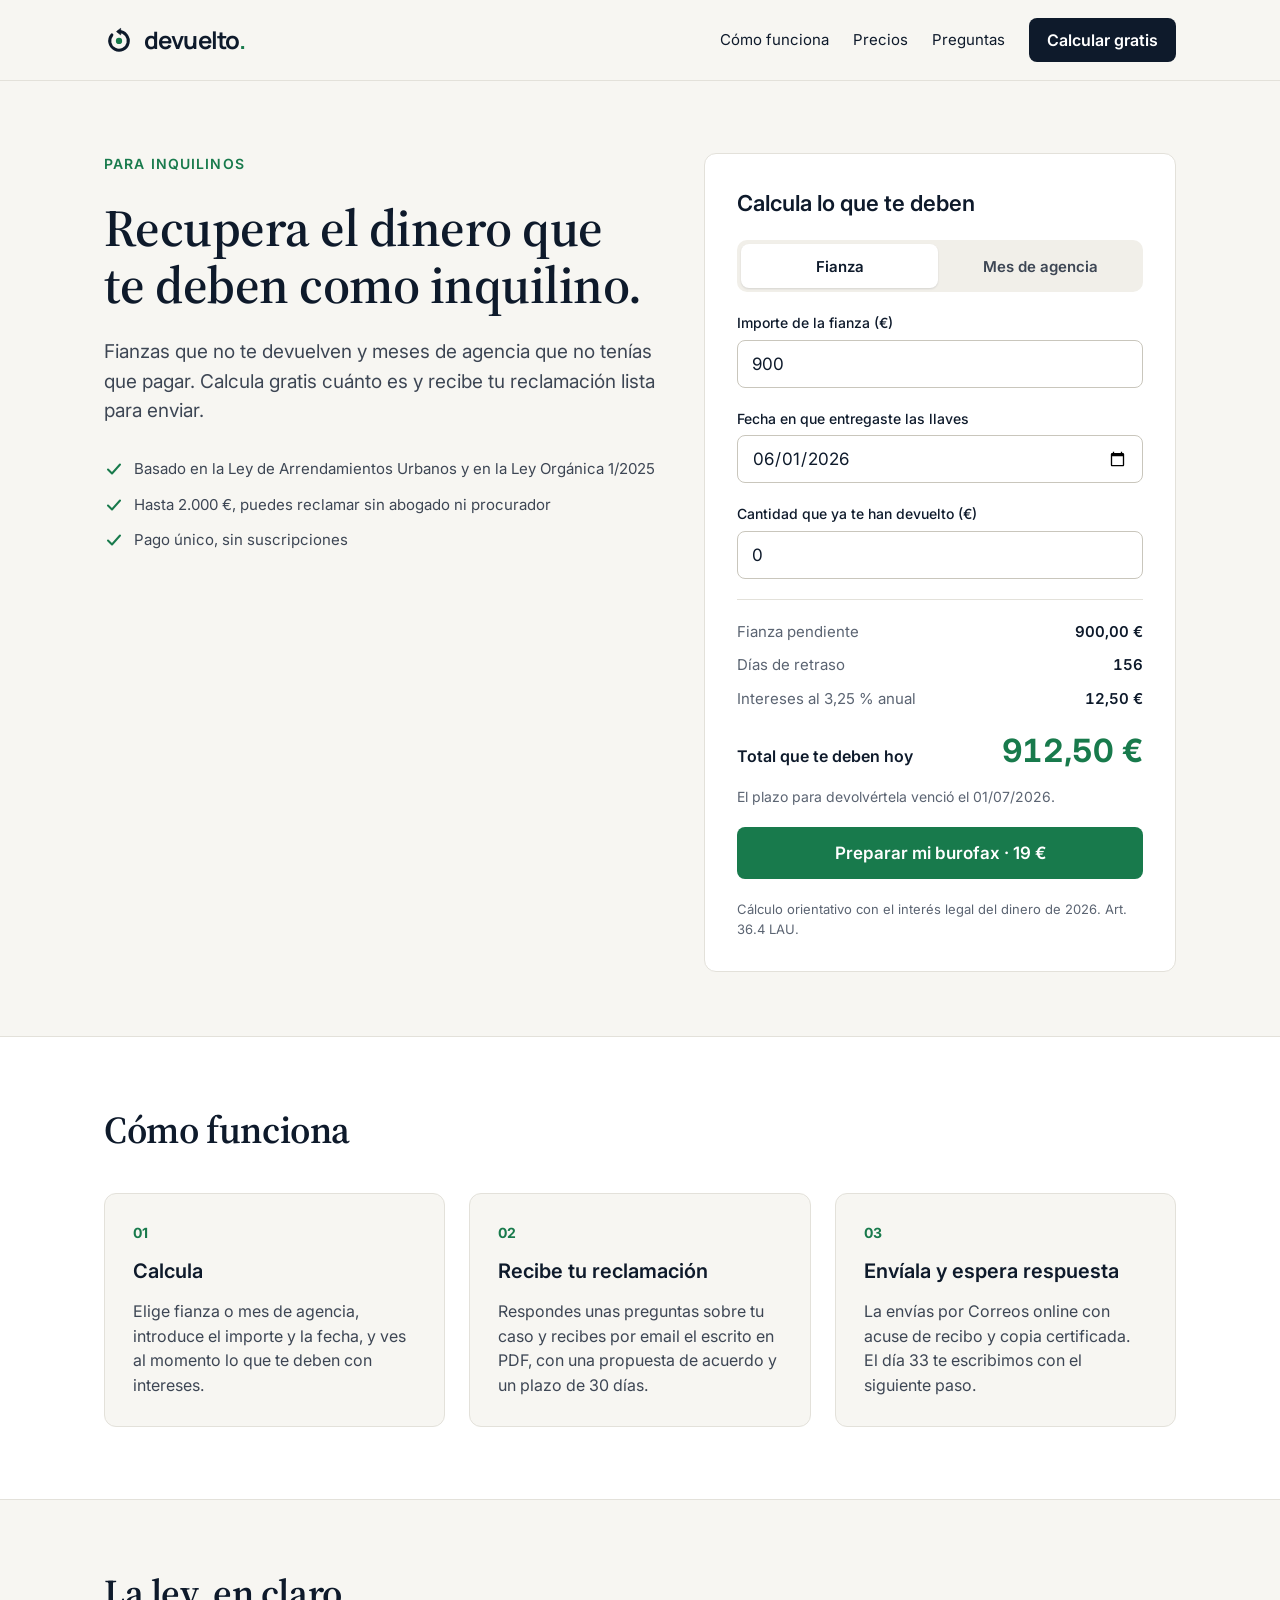
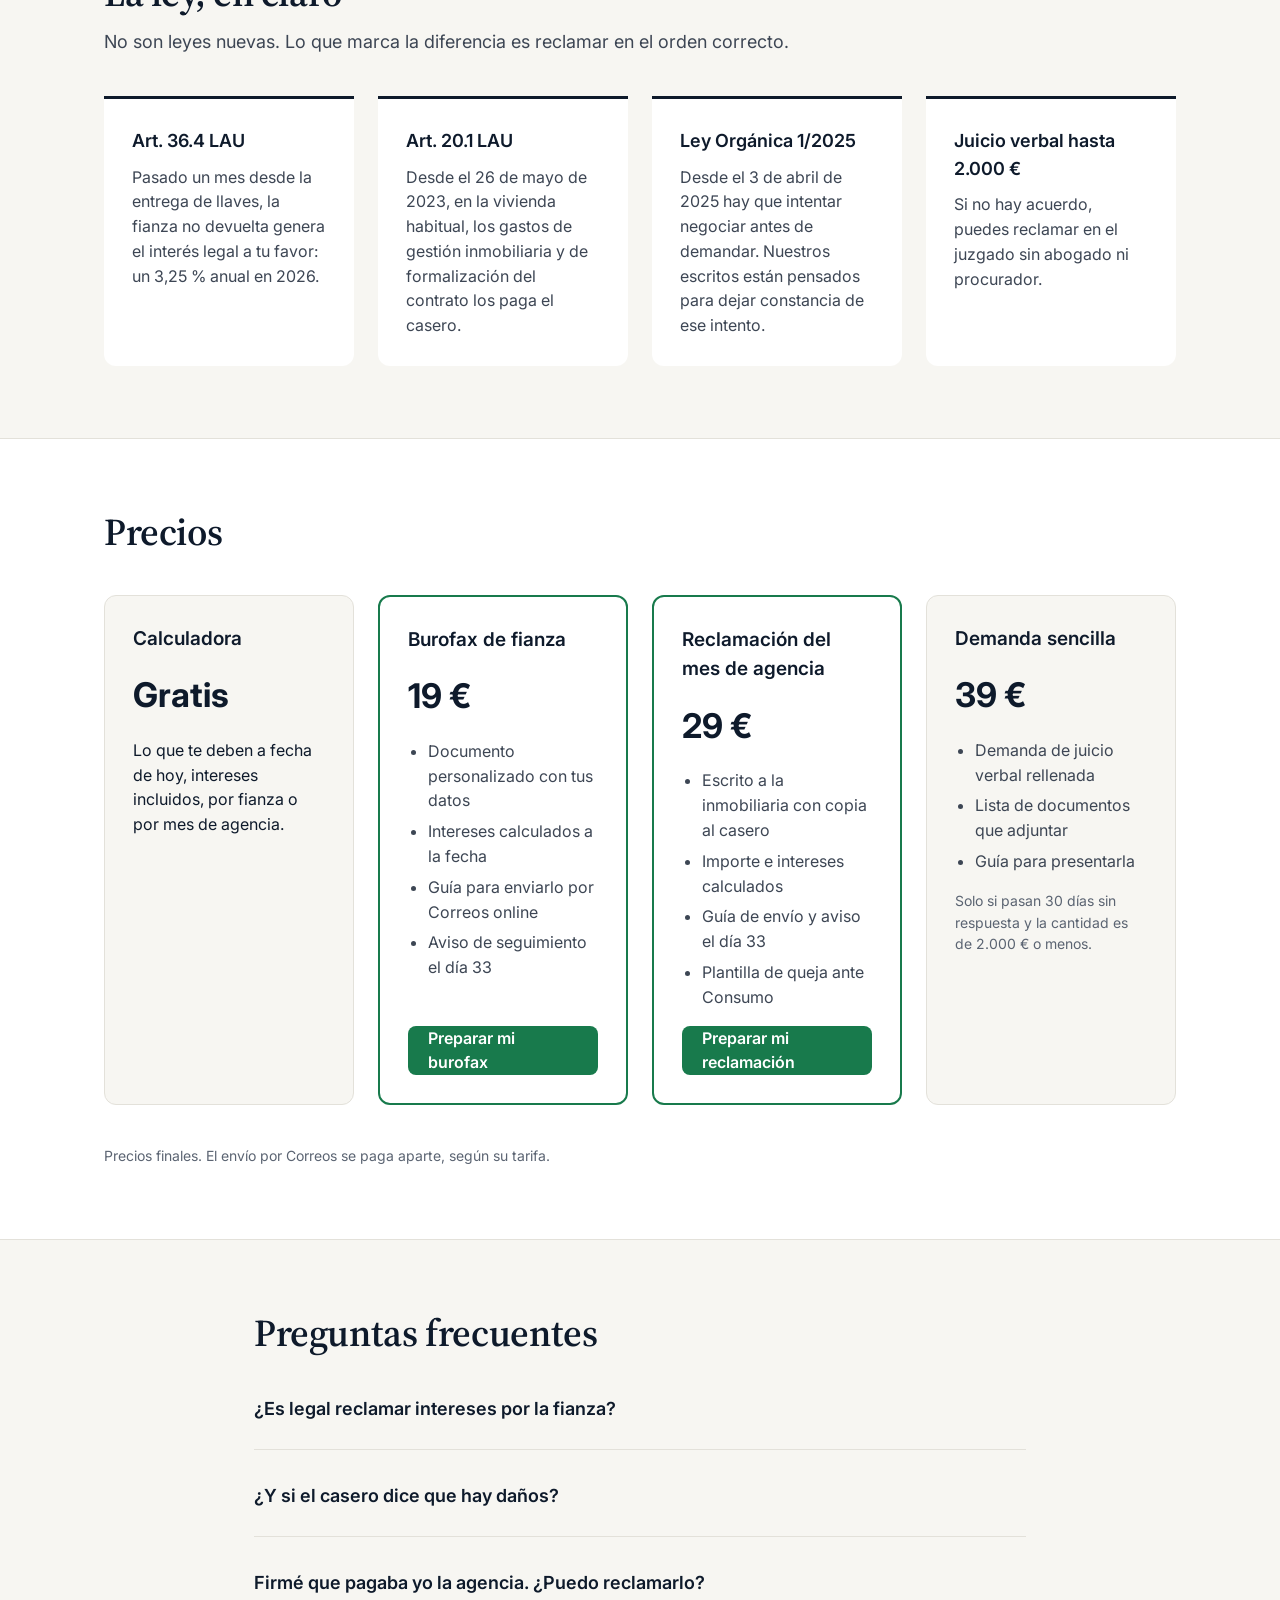
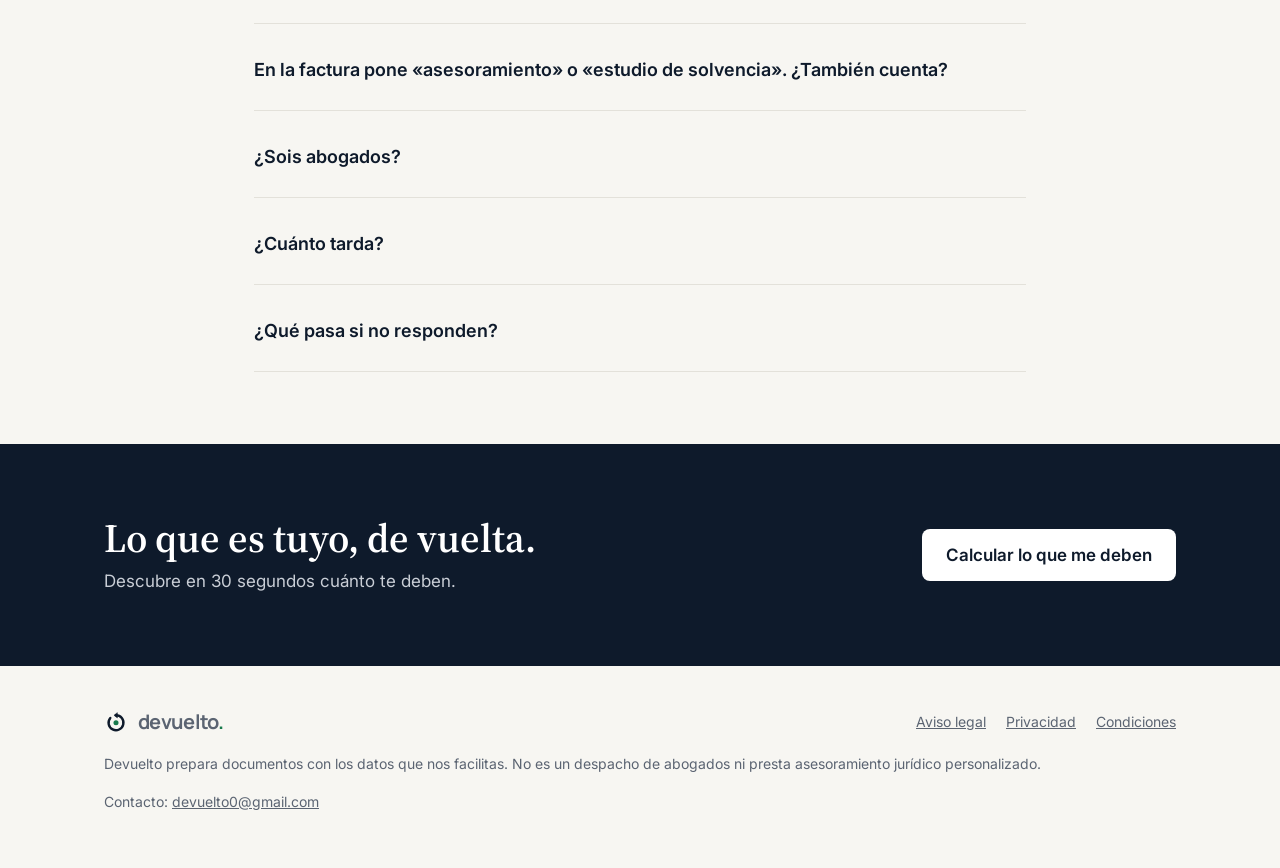
<file: index.html>
<!DOCTYPE html>
<html lang="es">
<head>
<meta charset="utf-8">
<meta name="viewport" content="width=device-width, initial-scale=1">
<title>Devuelto · Recupera lo que te deben como inquilino</title>
<meta name="description" content="Fianzas que no te devuelven y meses de agencia que no tenías que pagar. Calcula gratis cuánto te deben y recibe tu reclamación lista para enviar.">
<meta property="og:title" content="Devuelto · Recupera lo que te deben como inquilino">
<meta property="og:description" content="Fianzas que no te devuelven y meses de agencia que no tenías que pagar. Calcula gratis cuánto te deben y recibe tu reclamación lista para enviar.">
<meta property="og:type" content="website">
<meta name="theme-color" content="#0E1A2B">
<link rel="icon" href="favicon.svg" type="image/svg+xml">
<link rel="preconnect" href="https://fonts.googleapis.com">
<link rel="preconnect" href="https://fonts.gstatic.com" crossorigin>
<link href="https://fonts.googleapis.com/css2?family=Inter:wght@400;500;600;700&family=Manrope:wght@700&family=Source+Serif+4:opsz,wght@8..60,600&display=swap" rel="stylesheet">
<link rel="stylesheet" href="style.css">
</head>
<body>
<header class="site-header">
<nav class="wrap" aria-label="Principal">
<a class="brand" href="#inicio" aria-label="Devuelto, inicio"><svg width="30" height="30" viewBox="0 0 100 100" aria-hidden="true"><g transform="translate(0 3)"><path d="M26.25 30.07 A31 31 0 1 0 50.00 19.00" fill="none" stroke="#0E1A2B" stroke-width="10" stroke-linecap="round"/><path d="M41.60 19.00 L55.60 8.00 L55.60 30.00 Z" fill="#0E1A2B" stroke="#0E1A2B" stroke-width="2" stroke-linejoin="round"/><circle cx="50" cy="50" r="10.5" fill="#187A4C"/></g></svg><span>devuelto<span class="dot">.</span></span></a>
<div class="nav-links">
<a href="#como-funciona">Cómo funciona</a>
<a href="#precios">Precios</a>
<a href="#preguntas">Preguntas</a>
<a class="btn btn-dark" href="#calculadora">Calcular gratis</a>
</div>
</nav>
</header>
<main>
<section id="inicio" class="wrap hero">
<div class="hero-copy">
<p class="eyebrow">Para inquilinos</p>
<h1>Recupera el dinero que te deben como inquilino.</h1>
<p class="lead">Fianzas que no te devuelven y meses de agencia que no tenías que pagar. Calcula gratis cuánto es y recibe tu reclamación lista para enviar.</p>
<ul class="ticks">
<li><svg width="20" height="20" viewBox="0 0 20 20" fill="none" aria-hidden="true"><path d="M4 10.5l4 4 8-9" stroke="#187A4C" stroke-width="2" stroke-linecap="round" stroke-linejoin="round"/></svg><span>Basado en la Ley de Arrendamientos Urbanos y en la Ley Orgánica 1/2025</span></li>
<li><svg width="20" height="20" viewBox="0 0 20 20" fill="none" aria-hidden="true"><path d="M4 10.5l4 4 8-9" stroke="#187A4C" stroke-width="2" stroke-linecap="round" stroke-linejoin="round"/></svg><span>Hasta 2.000 €, puedes reclamar sin abogado ni procurador</span></li>
<li><svg width="20" height="20" viewBox="0 0 20 20" fill="none" aria-hidden="true"><path d="M4 10.5l4 4 8-9" stroke="#187A4C" stroke-width="2" stroke-linecap="round" stroke-linejoin="round"/></svg><span>Pago único, sin suscripciones</span></li>
</ul>
</div>

<div id="calculadora" class="calc">
<h2>Calcula lo que te deben</h2>
<div class="tabs" role="tablist" aria-label="Qué quieres reclamar">
<button class="tab" role="tab" id="tab-fianza" aria-controls="panel-fianza" aria-selected="true" type="button">Fianza</button>
<button class="tab" role="tab" id="tab-agencia" aria-controls="panel-agencia" aria-selected="false" type="button" tabindex="-1">Mes de agencia</button>
</div>

<div class="panel" id="panel-fianza" role="tabpanel" aria-labelledby="tab-fianza">
<div class="field"><label for="fianza">Importe de la fianza (€)</label><input id="fianza" type="number" inputmode="decimal" min="0" step="0.01" value="900"></div>
<div class="field"><label for="llaves">Fecha en que entregaste las llaves</label><input id="llaves" type="date" value="2026-06-01"></div>
<div class="field"><label for="devuelto">Cantidad que ya te han devuelto (€)</label><input id="devuelto" type="number" inputmode="decimal" min="0" step="0.01" value="0"></div>
<div class="results" aria-live="polite">
<div class="row"><span>Fianza pendiente</span><span id="f-pend">900,00 €</span></div>
<div class="row"><span>Días de retraso</span><span id="f-dias">0</span></div>
<div class="row"><span>Intereses al 3,25 % anual</span><span id="f-int">0,00 €</span></div>
<div class="total"><span>Total que te deben hoy</span><output id="f-total">900,00 €</output></div>
<p class="note" id="f-nota"></p>
</div>
<a class="btn btn-green" id="cta-fianza" href="https://tally.so/r/pey1NB">Preparar mi burofax · 19 €</a>
<p class="small">Cálculo orientativo con el interés legal del dinero de 2026. Art. 36.4 LAU.</p>
</div>

<div class="panel" id="panel-agencia" role="tabpanel" aria-labelledby="tab-agencia" hidden>
<div class="field"><label for="importe">Lo que pagaste a la inmobiliaria, IVA incluido (€)</label><input id="importe" type="number" inputmode="decimal" min="0" step="0.01" value="1210"></div>
<div class="field"><label for="fechaPago">Fecha en que lo pagaste</label><input id="fechaPago" type="date" value="2025-09-01"></div>
<div class="results" aria-live="polite">
<div class="row"><span>Importe pagado</span><span id="h-imp">1210,00 €</span></div>
<div class="row"><span>Días desde el pago</span><span id="h-dias">0</span></div>
<div class="row"><span>Intereses al 3,25 % anual</span><span id="h-int">0,00 €</span></div>
<div class="total"><span>Total a reclamar</span><output id="h-total">1210,00 €</output></div>
<p class="note" id="h-nota"></p>
</div>
<a class="btn btn-green" id="cta-agencia" href="https://tally.so/r/J1pxjo">Preparar mi reclamación · 29 €</a>
<p class="small">Solo vivienda habitual. Cálculo orientativo con el interés legal del dinero (3,25 % desde 2023). Art. 20.1 LAU.</p>
</div>
</div>
</section>

<div class="band" id="como-funciona">
<section class="wrap section">
<h2>Cómo funciona</h2>
<div class="grid">
<div class="step"><span class="num">01</span><h3>Calcula</h3><p>Elige fianza o mes de agencia, introduce el importe y la fecha, y ves al momento lo que te deben con intereses.</p></div>
<div class="step"><span class="num">02</span><h3>Recibe tu reclamación</h3><p>Respondes unas preguntas sobre tu caso y recibes por email el escrito en PDF, con una propuesta de acuerdo y un plazo de 30 días.</p></div>
<div class="step"><span class="num">03</span><h3>Envíala y espera respuesta</h3><p>La envías por Correos online con acuse de recibo y copia certificada. El día 33 te escribimos con el siguiente paso.</p></div>
</div>
</section>
</div>

<section class="wrap section">
<div class="section-intro"><h2>La ley, en claro</h2><p>No son leyes nuevas. Lo que marca la diferencia es reclamar en el orden correcto.</p></div>
<div class="grid">
<div class="law"><h3>Art. 36.4 LAU</h3><p>Pasado un mes desde la entrega de llaves, la fianza no devuelta genera el interés legal a tu favor: un 3,25 % anual en 2026.</p></div>
<div class="law"><h3>Art. 20.1 LAU</h3><p>Desde el 26 de mayo de 2023, en la vivienda habitual, los gastos de gestión inmobiliaria y de formalización del contrato los paga el casero.</p></div>
<div class="law"><h3>Ley Orgánica 1/2025</h3><p>Desde el 3 de abril de 2025 hay que intentar negociar antes de demandar. Nuestros escritos están pensados para dejar constancia de ese intento.</p></div>
<div class="law"><h3>Juicio verbal hasta 2.000 €</h3><p>Si no hay acuerdo, puedes reclamar en el juzgado sin abogado ni procurador.</p></div>
</div>
</section>

<div class="band" id="precios">
<section class="wrap section">
<h2>Precios</h2>
<div class="grid">
<div class="price"><h3>Calculadora</h3><p class="amount">Gratis</p><p>Lo que te deben a fecha de hoy, intereses incluidos, por fianza o por mes de agencia.</p></div>
<div class="price featured"><h3>Burofax de fianza</h3><p class="amount">19 €</p><ul><li>Documento personalizado con tus datos</li><li>Intereses calculados a la fecha</li><li>Guía para enviarlo por Correos online</li><li>Aviso de seguimiento el día 33</li></ul><a class="btn btn-green" id="cta-fianza-2" href="https://tally.so/r/pey1NB">Preparar mi burofax</a></div>
<div class="price featured"><h3>Reclamación del mes de agencia</h3><p class="amount">29 €</p><ul><li>Escrito a la inmobiliaria con copia al casero</li><li>Importe e intereses calculados</li><li>Guía de envío y aviso el día 33</li><li>Plantilla de queja ante Consumo</li></ul><a class="btn btn-green" id="cta-agencia-2" href="https://tally.so/r/J1pxjo">Preparar mi reclamación</a></div>
<div class="price"><h3>Demanda sencilla</h3><p class="amount">39 €</p><ul><li>Demanda de juicio verbal rellenada</li><li>Lista de documentos que adjuntar</li><li>Guía para presentarla</li></ul><p class="note">Solo si pasan 30 días sin respuesta y la cantidad es de 2.000 € o menos.</p></div>
</div>
<p class="note">Precios finales. El envío por Correos se paga aparte, según su tarifa.</p>
</section>
</div>

<section class="wrap faq" id="preguntas">
<h2>Preguntas frecuentes</h2>
<details><summary>¿Es legal reclamar intereses por la fianza?</summary><p>Sí. Lo establece el artículo 36.4 de la Ley de Arrendamientos Urbanos, en vigor desde 1994. El interés legal del dinero en 2026 es del 3,25 % anual.</p></details>
<details><summary>¿Y si el casero dice que hay daños?</summary><p>Puede descontar daños reales, pero no el desgaste normal por el uso (art. 1561 del Código Civil). El burofax le pide que lo justifique con facturas o presupuestos. Si tienes fotos de la entrada y la salida, mucho mejor.</p></details>
<details><summary>Firmé que pagaba yo la agencia. ¿Puedo reclamarlo?</summary><p>En la vivienda habitual, sí. Desde el 26 de mayo de 2023 esos gastos los paga el casero, y una cláusula que empeora tus derechos como inquilino es nula aunque esté firmada (art. 6 LAU).</p></details>
<details><summary>En la factura pone «asesoramiento» o «estudio de solvencia». ¿También cuenta?</summary><p>Lo que importa es para quién era el servicio, no su nombre. Si lo contrató el casero, o tú no lo pediste con un contrato aparte, se puede reclamar.</p></details>
<details><summary>¿Sois abogados?</summary><p>No. Devuelto prepara documentos a partir de los datos que nos das. Si tu caso supera los 2.000 € o se complica, te ponemos en contacto con un abogado colaborador.</p></details>
<details><summary>¿Cuánto tarda?</summary><p>El escrito te llega por email unos minutos después del pago. La otra parte tiene 30 días naturales desde que lo recibe para responder.</p></details>
<details><summary>¿Qué pasa si no responden?</summary><p>Pasados los 30 días queda constancia del intento de negociación y puedes reclamar en el juzgado. Si son 2.000 € o menos, no necesitas abogado ni procurador.</p></details>
</section>

<section class="cta">
<div class="wrap">
<div><p class="big">Lo que es tuyo, de vuelta.</p><p class="sub">Descubre en 30 segundos cuánto te deben.</p></div>
<a class="btn btn-light" href="#calculadora">Calcular lo que me deben</a>
</div>
</section>
</main>
<footer class="wrap site-footer">
<div class="top">
<a class="brand" href="index.html" aria-label="Devuelto, inicio"><svg width="24" height="24" viewBox="0 0 100 100" aria-hidden="true"><g transform="translate(0 3)"><path d="M26.25 30.07 A31 31 0 1 0 50.00 19.00" fill="none" stroke="#0E1A2B" stroke-width="10" stroke-linecap="round"/><path d="M41.60 19.00 L55.60 8.00 L55.60 30.00 Z" fill="#0E1A2B" stroke="#0E1A2B" stroke-width="2" stroke-linejoin="round"/><circle cx="50" cy="50" r="10.5" fill="#187A4C"/></g></svg><span>devuelto<span class="dot">.</span></span></a>
<div class="links"><a href="aviso-legal.html">Aviso legal</a><a href="privacidad.html">Privacidad</a><a href="condiciones.html">Condiciones</a></div>
</div>
<p>Devuelto prepara documentos con los datos que nos facilitas. No es un despacho de abogados ni presta asesoramiento jurídico personalizado.</p>
<p>Contacto: <a href="mailto:devuelto0@gmail.com">devuelto0@gmail.com</a></p>
</footer>
<script>
(function () {
  var FORM_F = "https://tally.so/r/pey1NB";
  var FORM_H = "https://tally.so/r/J1pxjo";
  function $(id) { return document.getElementById(id); }
  function num(v) { var n = parseFloat(String(v || '').replace(',', '.')); return isFinite(n) ? n : 0; }
  function eur(n) { return n.toLocaleString('es-ES', { minimumFractionDigits: 2, maximumFractionDigits: 2 }) + ' €'; }
  function parse(t) { var m = /^(\d{4})-(\d{2})-(\d{2})$/.exec(t || ''); return m ? { y: +m[1], mo: +m[2] - 1, d: +m[3] } : null; }
  function today() { var n = new Date(); return Date.UTC(n.getFullYear(), n.getMonth(), n.getDate()); }
  function fmt(ms) { var d = new Date(ms); return String(d.getUTCDate()).padStart(2, '0') + '/' + String(d.getUTCMonth() + 1).padStart(2, '0') + '/' + d.getUTCFullYear(); }
  function withParams(base, q) { if (base.indexOf('mailto:') === 0) return base; return base + (base.indexOf('?') === -1 ? '?' : '&') + q; }

  function calcFianza() {
    var pend = Math.max(0, num($('fianza').value) - num($('devuelto').value));
    var k = parse($('llaves').value), dias = 0, nota = '';
    if (k) {
      var last = new Date(Date.UTC(k.y, k.mo + 2, 0)).getUTCDate();
      var lim = Date.UTC(k.y, k.mo + 1, Math.min(k.d, last));
      dias = Math.round((today() - lim) / 86400000);
      nota = dias > 0 ? 'El plazo para devolvértela venció el ' + fmt(lim) + '.' : 'Todavía está en plazo: el casero tiene hasta el ' + fmt(lim) + '.';
    }
    var late = !!k && dias > 0;
    var inte = late ? Math.round(pend * 0.0325 * dias / 365 * 100) / 100 : 0;
    $('f-pend').textContent = eur(pend);
    $('f-dias').textContent = late ? String(dias) : '0';
    $('f-int').textContent = eur(inte);
    $('f-total').textContent = eur(pend + inte);
    $('f-nota').textContent = nota;
    var href = withParams(FORM_F, 'fianza=' + encodeURIComponent(num($('fianza').value)) + '&llaves=' + encodeURIComponent($('llaves').value || ''));
    $('cta-fianza').href = href; $('cta-fianza-2').href = href;
  }

  function calcAgencia() {
    var imp = Math.max(0, num($('importe').value));
    var p = parse($('fechaPago').value), dias = 0, antes = false;
    if (p) {
      var pago = Date.UTC(p.y, p.mo, p.d);
      dias = Math.max(0, Math.round((today() - pago) / 86400000));
      antes = pago < Date.UTC(2023, 4, 26);
    }
    var inte = Math.round(imp * 0.0325 * dias / 365 * 100) / 100;
    $('h-imp').textContent = eur(imp);
    $('h-dias').textContent = String(dias);
    $('h-int').textContent = eur(inte);
    $('h-total').textContent = eur(imp + inte);
    $('h-nota').textContent = antes ? 'Si tu contrato es anterior al 26/05/2023, solo puedes reclamarlo si el casero era una empresa.' : '';
    var href = withParams(FORM_H, 'importe=' + encodeURIComponent(imp) + '&fecha_pago=' + encodeURIComponent($('fechaPago').value || ''));
    $('cta-agencia').href = href; $('cta-agencia-2').href = href;
  }

  ['fianza', 'llaves', 'devuelto'].forEach(function (id) { $(id).addEventListener('input', calcFianza); });
  ['importe', 'fechaPago'].forEach(function (id) { $(id).addEventListener('input', calcAgencia); });

  var tabs = [$('tab-fianza'), $('tab-agencia')];
  function select(i) {
    tabs.forEach(function (t, j) {
      var on = i === j;
      t.setAttribute('aria-selected', on ? 'true' : 'false');
      t.tabIndex = on ? 0 : -1;
      $(t.getAttribute('aria-controls')).hidden = !on;
    });
  }
  tabs.forEach(function (t, i) {
    t.addEventListener('click', function () { select(i); });
    t.addEventListener('keydown', function (e) {
      if (e.key === 'ArrowRight' || e.key === 'ArrowLeft') { var n = (i + 1) % 2; select(n); tabs[n].focus(); e.preventDefault(); }
    });
  });

  calcFianza(); calcAgencia();
})();
</script>
</body>
</html>
</file>
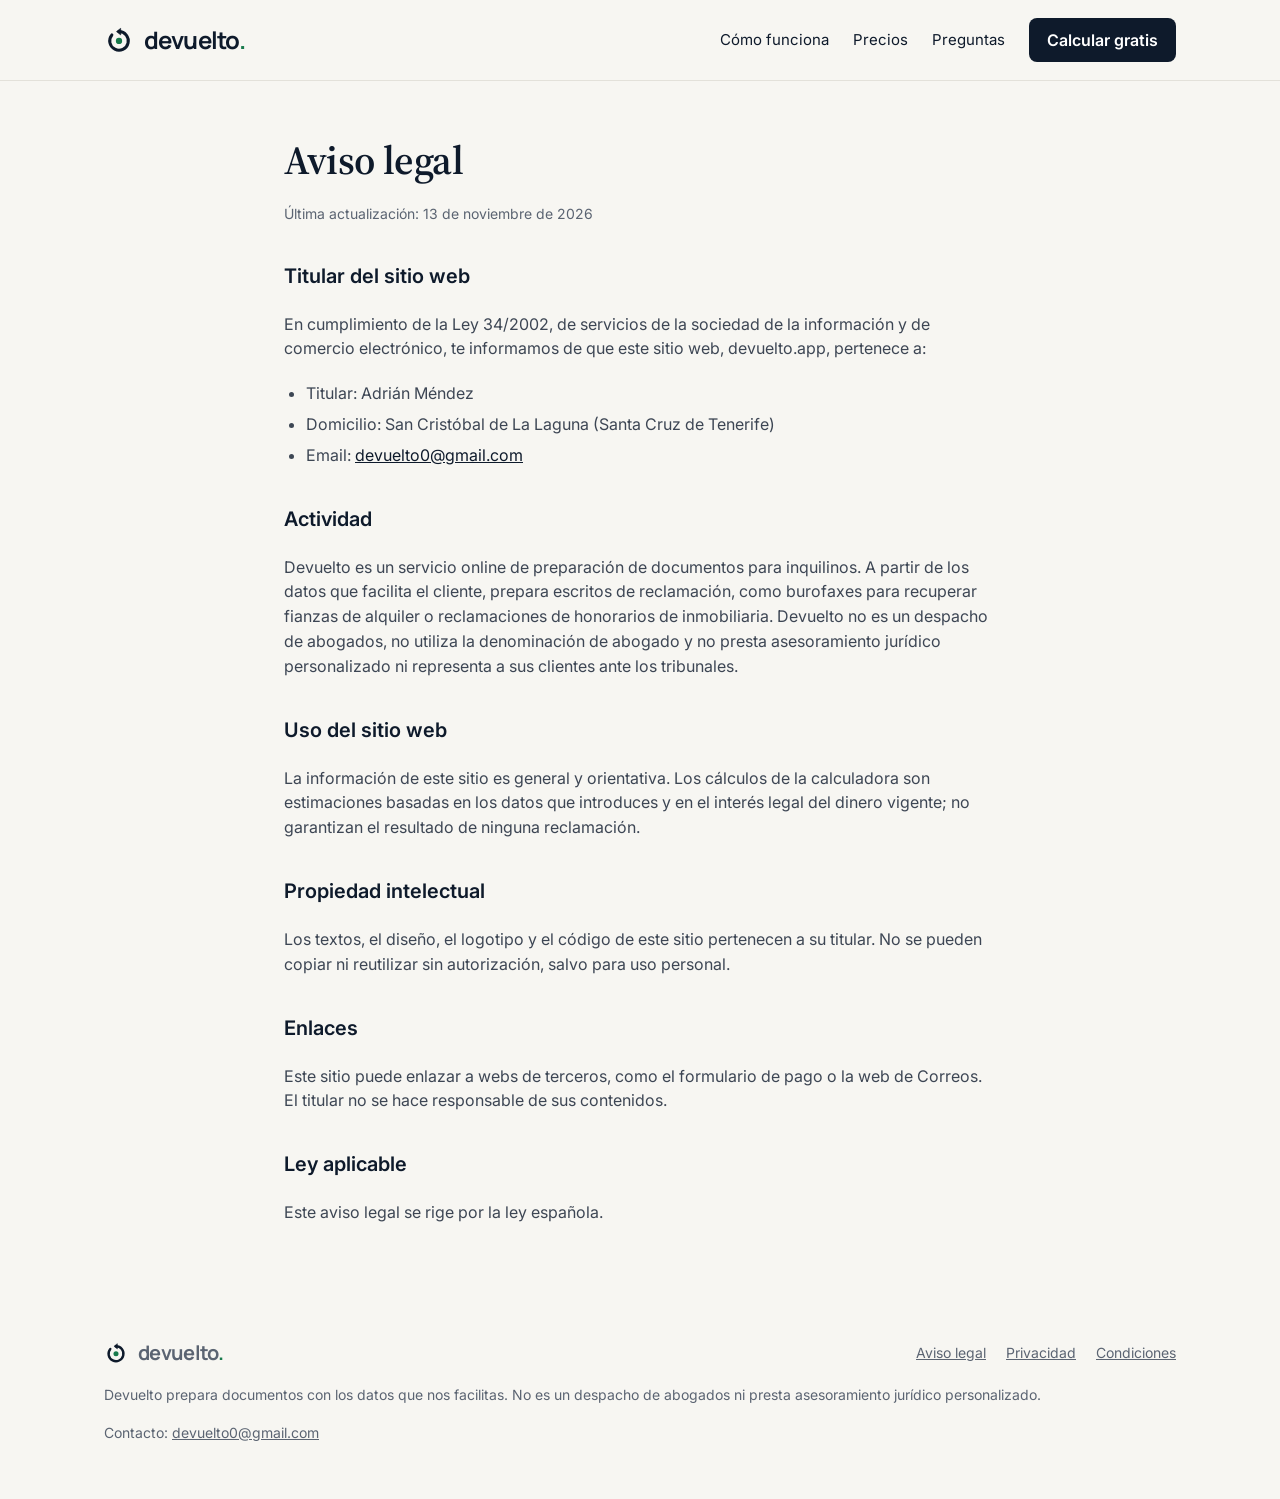
<file: aviso-legal.html>
<!DOCTYPE html>
<html lang="es">
<head>
<meta charset="utf-8">
<meta name="viewport" content="width=device-width, initial-scale=1">
<title>Aviso legal · Devuelto</title>
<meta name="description" content="Aviso legal de Devuelto.">
<meta property="og:title" content="Aviso legal · Devuelto">
<meta property="og:description" content="Aviso legal de Devuelto.">
<meta property="og:type" content="website">
<meta name="theme-color" content="#0E1A2B">
<link rel="icon" href="favicon.svg" type="image/svg+xml">
<link rel="preconnect" href="https://fonts.googleapis.com">
<link rel="preconnect" href="https://fonts.gstatic.com" crossorigin>
<link href="https://fonts.googleapis.com/css2?family=Inter:wght@400;500;600;700&family=Manrope:wght@700&family=Source+Serif+4:opsz,wght@8..60,600&display=swap" rel="stylesheet">
<link rel="stylesheet" href="style.css">
</head>
<body>
<header class="site-header">
<nav class="wrap" aria-label="Principal">
<a class="brand" href="index.html" aria-label="Devuelto, inicio"><svg width="30" height="30" viewBox="0 0 100 100" aria-hidden="true"><g transform="translate(0 3)"><path d="M26.25 30.07 A31 31 0 1 0 50.00 19.00" fill="none" stroke="#0E1A2B" stroke-width="10" stroke-linecap="round"/><path d="M41.60 19.00 L55.60 8.00 L55.60 30.00 Z" fill="#0E1A2B" stroke="#0E1A2B" stroke-width="2" stroke-linejoin="round"/><circle cx="50" cy="50" r="10.5" fill="#187A4C"/></g></svg><span>devuelto<span class="dot">.</span></span></a>
<div class="nav-links">
<a href="index.html#como-funciona">Cómo funciona</a>
<a href="index.html#precios">Precios</a>
<a href="index.html#preguntas">Preguntas</a>
<a class="btn btn-dark" href="index.html#calculadora">Calcular gratis</a>
</div>
</nav>
</header>
<main class="wrap legal">
<h1>Aviso legal</h1>
<p class="updated">Última actualización: 13 de noviembre de 2026</p>
<h2>Titular del sitio web</h2>
<p>En cumplimiento de la Ley 34/2002, de servicios de la sociedad de la información y de comercio electrónico, te informamos de que este sitio web, devuelto.app, pertenece a:</p>
<ul>
<li>Titular: Adrián Méndez</li>

<li>Domicilio: San Cristóbal de La Laguna (Santa Cruz de Tenerife)</li>
<li>Email: <a href="mailto:devuelto0@gmail.com">devuelto0@gmail.com</a></li>
</ul>
<h2>Actividad</h2>
<p>Devuelto es un servicio online de preparación de documentos para inquilinos. A partir de los datos que facilita el cliente, prepara escritos de reclamación, como burofaxes para recuperar fianzas de alquiler o reclamaciones de honorarios de inmobiliaria. Devuelto no es un despacho de abogados, no utiliza la denominación de abogado y no presta asesoramiento jurídico personalizado ni representa a sus clientes ante los tribunales.</p>
<h2>Uso del sitio web</h2>
<p>La información de este sitio es general y orientativa. Los cálculos de la calculadora son estimaciones basadas en los datos que introduces y en el interés legal del dinero vigente; no garantizan el resultado de ninguna reclamación.</p>
<h2>Propiedad intelectual</h2>
<p>Los textos, el diseño, el logotipo y el código de este sitio pertenecen a su titular. No se pueden copiar ni reutilizar sin autorización, salvo para uso personal.</p>
<h2>Enlaces</h2>
<p>Este sitio puede enlazar a webs de terceros, como el formulario de pago o la web de Correos. El titular no se hace responsable de sus contenidos.</p>
<h2>Ley aplicable</h2>
<p>Este aviso legal se rige por la ley española.</p>

</main>
<footer class="wrap site-footer">
<div class="top">
<a class="brand" href="index.html" aria-label="Devuelto, inicio"><svg width="24" height="24" viewBox="0 0 100 100" aria-hidden="true"><g transform="translate(0 3)"><path d="M26.25 30.07 A31 31 0 1 0 50.00 19.00" fill="none" stroke="#0E1A2B" stroke-width="10" stroke-linecap="round"/><path d="M41.60 19.00 L55.60 8.00 L55.60 30.00 Z" fill="#0E1A2B" stroke="#0E1A2B" stroke-width="2" stroke-linejoin="round"/><circle cx="50" cy="50" r="10.5" fill="#187A4C"/></g></svg><span>devuelto<span class="dot">.</span></span></a>
<div class="links"><a href="aviso-legal.html">Aviso legal</a><a href="privacidad.html">Privacidad</a><a href="condiciones.html">Condiciones</a></div>
</div>
<p>Devuelto prepara documentos con los datos que nos facilitas. No es un despacho de abogados ni presta asesoramiento jurídico personalizado.</p>
<p>Contacto: <a href="mailto:devuelto0@gmail.com">devuelto0@gmail.com</a></p>
</footer>
</body>
</html>
</file>
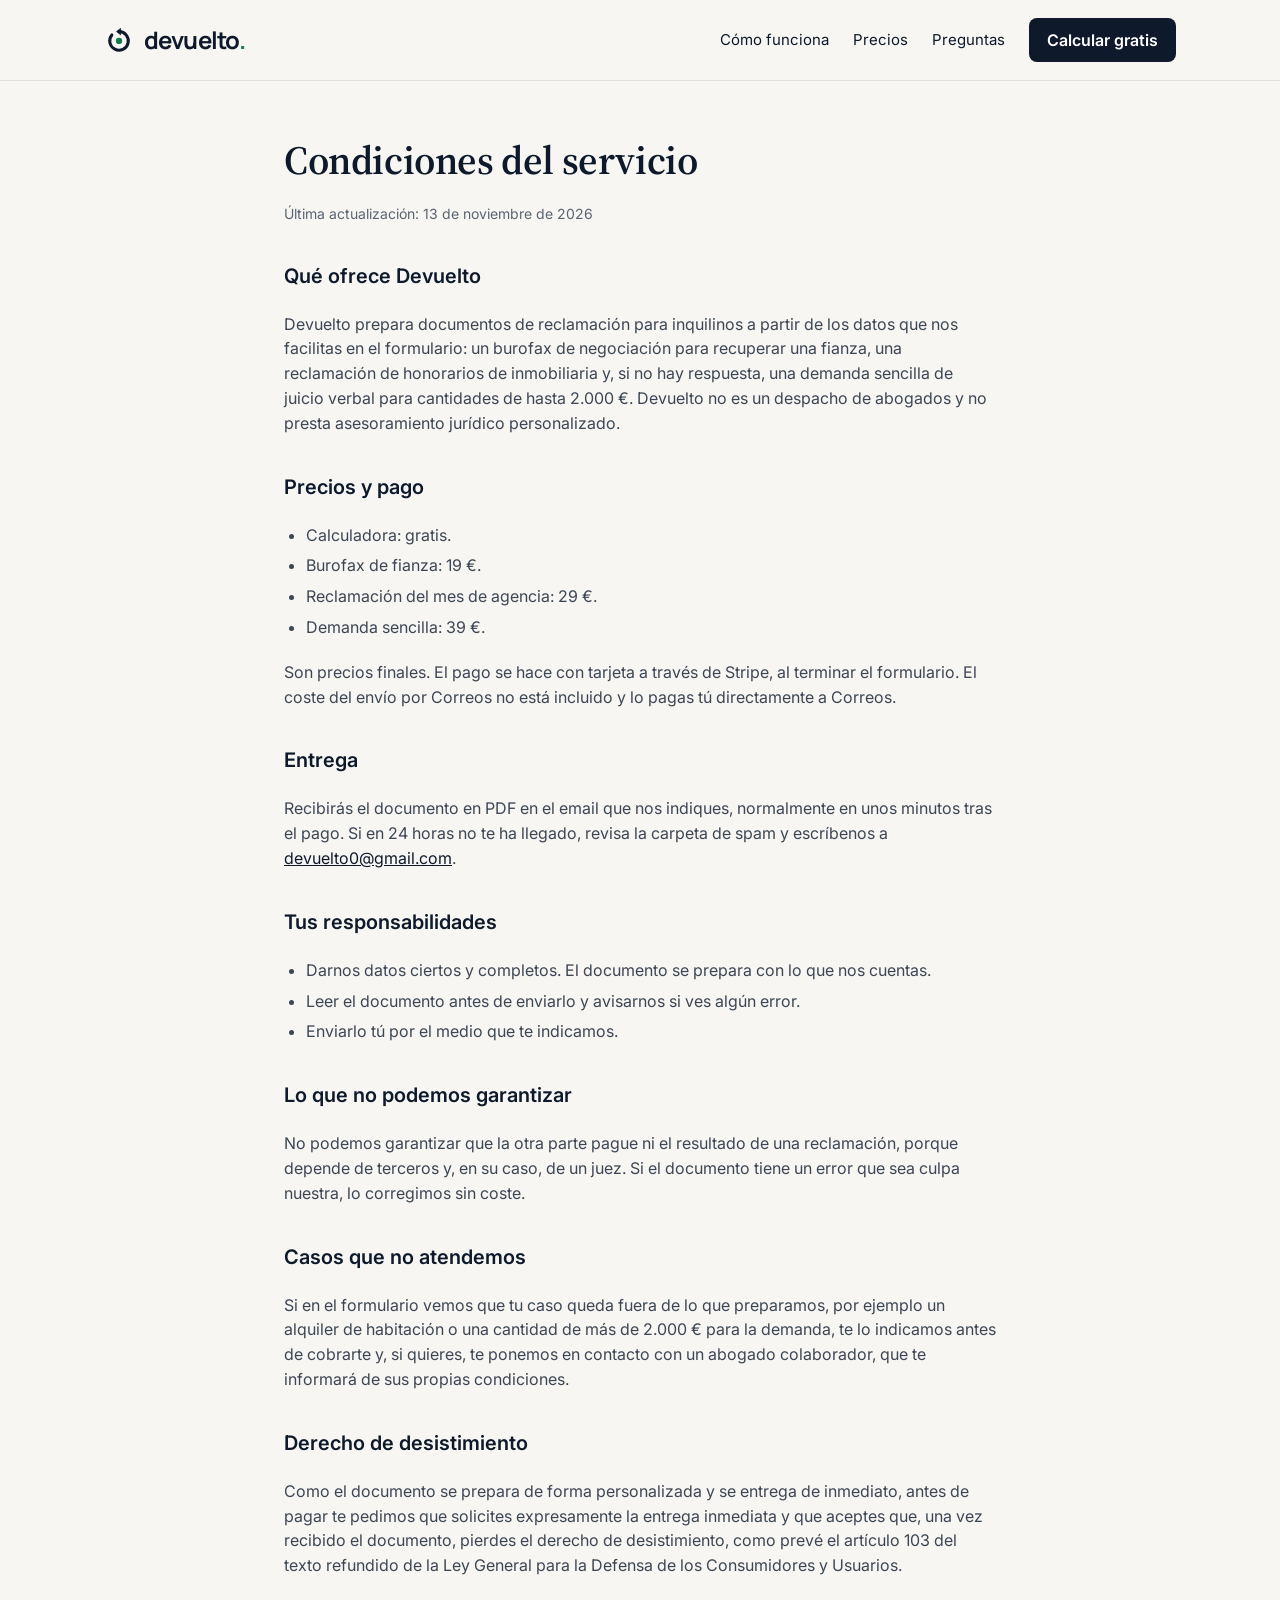
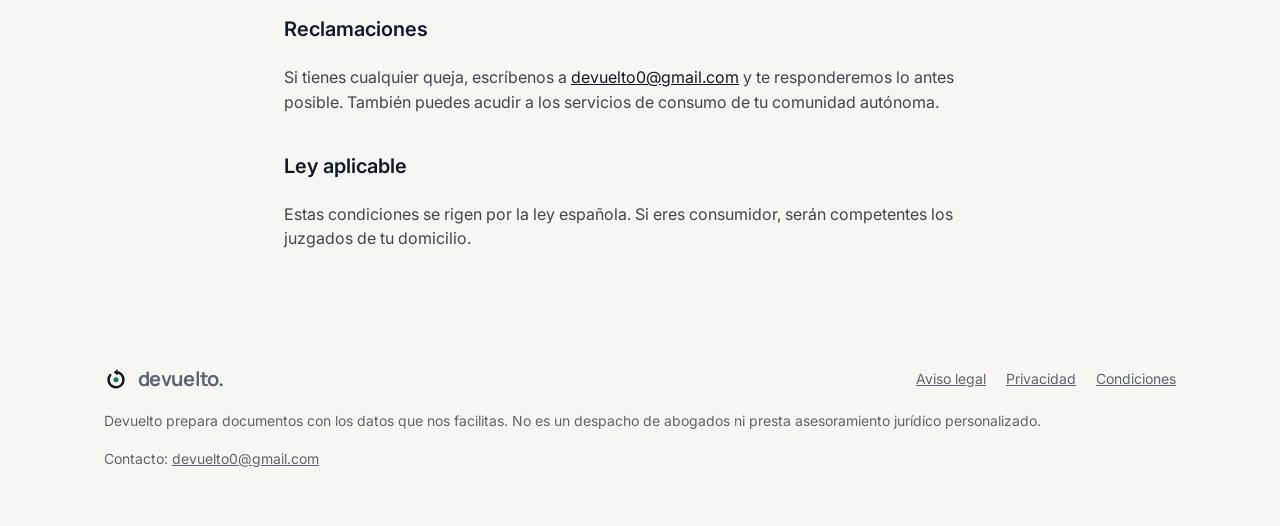
<file: condiciones.html>
<!DOCTYPE html>
<html lang="es">
<head>
<meta charset="utf-8">
<meta name="viewport" content="width=device-width, initial-scale=1">
<title>Condiciones del servicio · Devuelto</title>
<meta name="description" content="Condiciones del servicio de Devuelto.">
<meta property="og:title" content="Condiciones del servicio · Devuelto">
<meta property="og:description" content="Condiciones del servicio de Devuelto.">
<meta property="og:type" content="website">
<meta name="theme-color" content="#0E1A2B">
<link rel="icon" href="favicon.svg" type="image/svg+xml">
<link rel="preconnect" href="https://fonts.googleapis.com">
<link rel="preconnect" href="https://fonts.gstatic.com" crossorigin>
<link href="https://fonts.googleapis.com/css2?family=Inter:wght@400;500;600;700&family=Manrope:wght@700&family=Source+Serif+4:opsz,wght@8..60,600&display=swap" rel="stylesheet">
<link rel="stylesheet" href="style.css">
</head>
<body>
<header class="site-header">
<nav class="wrap" aria-label="Principal">
<a class="brand" href="index.html" aria-label="Devuelto, inicio"><svg width="30" height="30" viewBox="0 0 100 100" aria-hidden="true"><g transform="translate(0 3)"><path d="M26.25 30.07 A31 31 0 1 0 50.00 19.00" fill="none" stroke="#0E1A2B" stroke-width="10" stroke-linecap="round"/><path d="M41.60 19.00 L55.60 8.00 L55.60 30.00 Z" fill="#0E1A2B" stroke="#0E1A2B" stroke-width="2" stroke-linejoin="round"/><circle cx="50" cy="50" r="10.5" fill="#187A4C"/></g></svg><span>devuelto<span class="dot">.</span></span></a>
<div class="nav-links">
<a href="index.html#como-funciona">Cómo funciona</a>
<a href="index.html#precios">Precios</a>
<a href="index.html#preguntas">Preguntas</a>
<a class="btn btn-dark" href="index.html#calculadora">Calcular gratis</a>
</div>
</nav>
</header>
<main class="wrap legal">
<h1>Condiciones del servicio</h1>
<p class="updated">Última actualización: 13 de noviembre de 2026</p>
<h2>Qué ofrece Devuelto</h2>
<p>Devuelto prepara documentos de reclamación para inquilinos a partir de los datos que nos facilitas en el formulario: un burofax de negociación para recuperar una fianza, una reclamación de honorarios de inmobiliaria y, si no hay respuesta, una demanda sencilla de juicio verbal para cantidades de hasta 2.000 €. Devuelto no es un despacho de abogados y no presta asesoramiento jurídico personalizado.</p>
<h2>Precios y pago</h2>
<ul>
<li>Calculadora: gratis.</li>
<li>Burofax de fianza: 19 €.</li>
<li>Reclamación del mes de agencia: 29 €.</li>
<li>Demanda sencilla: 39 €.</li>
</ul>
<p>Son precios finales. El pago se hace con tarjeta a través de Stripe, al terminar el formulario. El coste del envío por Correos no está incluido y lo pagas tú directamente a Correos.</p>
<h2>Entrega</h2>
<p>Recibirás el documento en PDF en el email que nos indiques, normalmente en unos minutos tras el pago. Si en 24 horas no te ha llegado, revisa la carpeta de spam y escríbenos a <a href="mailto:devuelto0@gmail.com">devuelto0@gmail.com</a>.</p>
<h2>Tus responsabilidades</h2>
<ul>
<li>Darnos datos ciertos y completos. El documento se prepara con lo que nos cuentas.</li>
<li>Leer el documento antes de enviarlo y avisarnos si ves algún error.</li>
<li>Enviarlo tú por el medio que te indicamos.</li>
</ul>
<h2>Lo que no podemos garantizar</h2>
<p>No podemos garantizar que la otra parte pague ni el resultado de una reclamación, porque depende de terceros y, en su caso, de un juez. Si el documento tiene un error que sea culpa nuestra, lo corregimos sin coste.</p>
<h2>Casos que no atendemos</h2>
<p>Si en el formulario vemos que tu caso queda fuera de lo que preparamos, por ejemplo un alquiler de habitación o una cantidad de más de 2.000 € para la demanda, te lo indicamos antes de cobrarte y, si quieres, te ponemos en contacto con un abogado colaborador, que te informará de sus propias condiciones.</p>
<h2>Derecho de desistimiento</h2>
<p>Como el documento se prepara de forma personalizada y se entrega de inmediato, antes de pagar te pedimos que solicites expresamente la entrega inmediata y que aceptes que, una vez recibido el documento, pierdes el derecho de desistimiento, como prevé el artículo 103 del texto refundido de la Ley General para la Defensa de los Consumidores y Usuarios.</p>
<h2>Reclamaciones</h2>
<p>Si tienes cualquier queja, escríbenos a <a href="mailto:devuelto0@gmail.com">devuelto0@gmail.com</a> y te responderemos lo antes posible. También puedes acudir a los servicios de consumo de tu comunidad autónoma.</p>
<h2>Ley aplicable</h2>
<p>Estas condiciones se rigen por la ley española. Si eres consumidor, serán competentes los juzgados de tu domicilio.</p>

</main>
<footer class="wrap site-footer">
<div class="top">
<a class="brand" href="index.html" aria-label="Devuelto, inicio"><svg width="24" height="24" viewBox="0 0 100 100" aria-hidden="true"><g transform="translate(0 3)"><path d="M26.25 30.07 A31 31 0 1 0 50.00 19.00" fill="none" stroke="#0E1A2B" stroke-width="10" stroke-linecap="round"/><path d="M41.60 19.00 L55.60 8.00 L55.60 30.00 Z" fill="#0E1A2B" stroke="#0E1A2B" stroke-width="2" stroke-linejoin="round"/><circle cx="50" cy="50" r="10.5" fill="#187A4C"/></g></svg><span>devuelto<span class="dot">.</span></span></a>
<div class="links"><a href="aviso-legal.html">Aviso legal</a><a href="privacidad.html">Privacidad</a><a href="condiciones.html">Condiciones</a></div>
</div>
<p>Devuelto prepara documentos con los datos que nos facilitas. No es un despacho de abogados ni presta asesoramiento jurídico personalizado.</p>
<p>Contacto: <a href="mailto:devuelto0@gmail.com">devuelto0@gmail.com</a></p>
</footer>
</body>
</html>
</file>
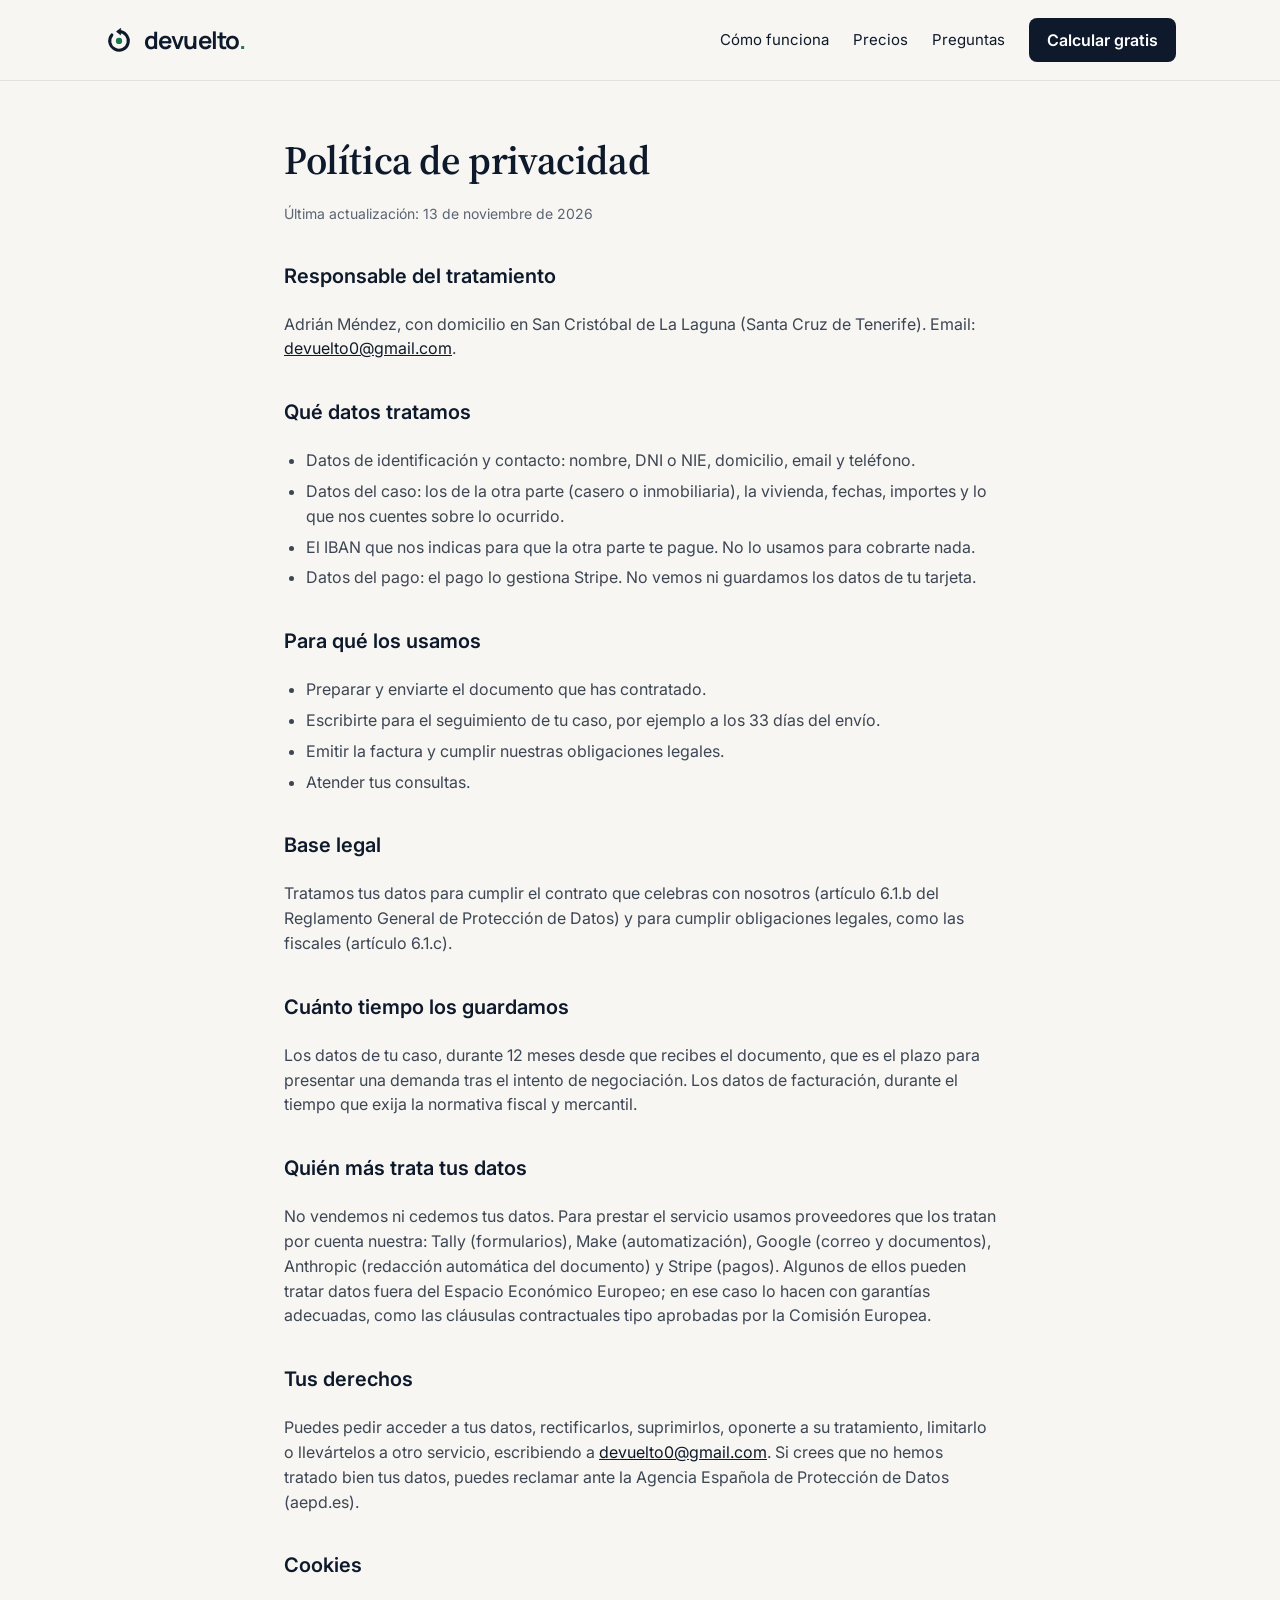
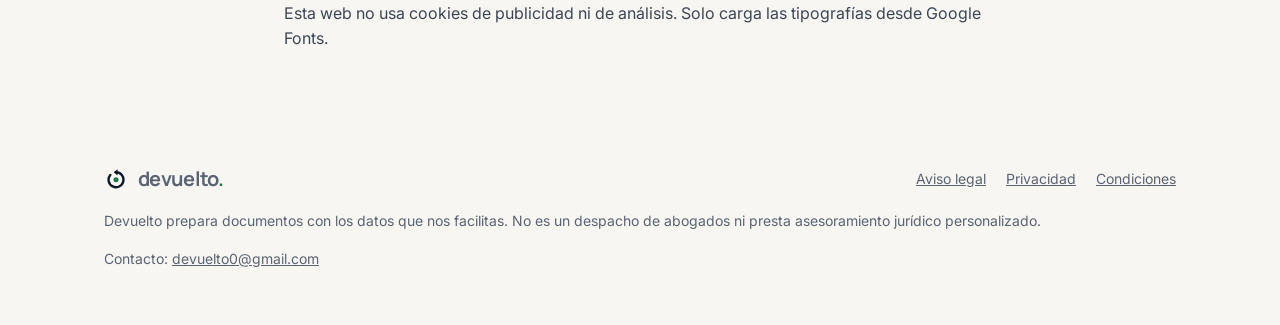
<file: privacidad.html>
<!DOCTYPE html>
<html lang="es">
<head>
<meta charset="utf-8">
<meta name="viewport" content="width=device-width, initial-scale=1">
<title>Política de privacidad · Devuelto</title>
<meta name="description" content="Política de privacidad de Devuelto.">
<meta property="og:title" content="Política de privacidad · Devuelto">
<meta property="og:description" content="Política de privacidad de Devuelto.">
<meta property="og:type" content="website">
<meta name="theme-color" content="#0E1A2B">
<link rel="icon" href="favicon.svg" type="image/svg+xml">
<link rel="preconnect" href="https://fonts.googleapis.com">
<link rel="preconnect" href="https://fonts.gstatic.com" crossorigin>
<link href="https://fonts.googleapis.com/css2?family=Inter:wght@400;500;600;700&family=Manrope:wght@700&family=Source+Serif+4:opsz,wght@8..60,600&display=swap" rel="stylesheet">
<link rel="stylesheet" href="style.css">
</head>
<body>
<header class="site-header">
<nav class="wrap" aria-label="Principal">
<a class="brand" href="index.html" aria-label="Devuelto, inicio"><svg width="30" height="30" viewBox="0 0 100 100" aria-hidden="true"><g transform="translate(0 3)"><path d="M26.25 30.07 A31 31 0 1 0 50.00 19.00" fill="none" stroke="#0E1A2B" stroke-width="10" stroke-linecap="round"/><path d="M41.60 19.00 L55.60 8.00 L55.60 30.00 Z" fill="#0E1A2B" stroke="#0E1A2B" stroke-width="2" stroke-linejoin="round"/><circle cx="50" cy="50" r="10.5" fill="#187A4C"/></g></svg><span>devuelto<span class="dot">.</span></span></a>
<div class="nav-links">
<a href="index.html#como-funciona">Cómo funciona</a>
<a href="index.html#precios">Precios</a>
<a href="index.html#preguntas">Preguntas</a>
<a class="btn btn-dark" href="index.html#calculadora">Calcular gratis</a>
</div>
</nav>
</header>
<main class="wrap legal">
<h1>Política de privacidad</h1>
<p class="updated">Última actualización: 13 de noviembre de 2026</p>
<h2>Responsable del tratamiento</h2>
<p>Adrián Méndez, con domicilio en San Cristóbal de La Laguna (Santa Cruz de Tenerife). Email: <a href="mailto:devuelto0@gmail.com">devuelto0@gmail.com</a>.</p>
<h2>Qué datos tratamos</h2>
<ul>
<li>Datos de identificación y contacto: nombre, DNI o NIE, domicilio, email y teléfono.</li>
<li>Datos del caso: los de la otra parte (casero o inmobiliaria), la vivienda, fechas, importes y lo que nos cuentes sobre lo ocurrido.</li>
<li>El IBAN que nos indicas para que la otra parte te pague. No lo usamos para cobrarte nada.</li>
<li>Datos del pago: el pago lo gestiona Stripe. No vemos ni guardamos los datos de tu tarjeta.</li>
</ul>
<h2>Para qué los usamos</h2>
<ul>
<li>Preparar y enviarte el documento que has contratado.</li>
<li>Escribirte para el seguimiento de tu caso, por ejemplo a los 33 días del envío.</li>
<li>Emitir la factura y cumplir nuestras obligaciones legales.</li>
<li>Atender tus consultas.</li>
</ul>
<h2>Base legal</h2>
<p>Tratamos tus datos para cumplir el contrato que celebras con nosotros (artículo 6.1.b del Reglamento General de Protección de Datos) y para cumplir obligaciones legales, como las fiscales (artículo 6.1.c).</p>
<h2>Cuánto tiempo los guardamos</h2>
<p>Los datos de tu caso, durante 12 meses desde que recibes el documento, que es el plazo para presentar una demanda tras el intento de negociación. Los datos de facturación, durante el tiempo que exija la normativa fiscal y mercantil.</p>
<h2>Quién más trata tus datos</h2>
<p>No vendemos ni cedemos tus datos. Para prestar el servicio usamos proveedores que los tratan por cuenta nuestra: Tally (formularios), Make (automatización), Google (correo y documentos), Anthropic (redacción automática del documento) y Stripe (pagos). Algunos de ellos pueden tratar datos fuera del Espacio Económico Europeo; en ese caso lo hacen con garantías adecuadas, como las cláusulas contractuales tipo aprobadas por la Comisión Europea.</p>
<h2>Tus derechos</h2>
<p>Puedes pedir acceder a tus datos, rectificarlos, suprimirlos, oponerte a su tratamiento, limitarlo o llevártelos a otro servicio, escribiendo a <a href="mailto:devuelto0@gmail.com">devuelto0@gmail.com</a>. Si crees que no hemos tratado bien tus datos, puedes reclamar ante la Agencia Española de Protección de Datos (aepd.es).</p>
<h2>Cookies</h2>
<p>Esta web no usa cookies de publicidad ni de análisis. Solo carga las tipografías desde Google Fonts.</p>

</main>
<footer class="wrap site-footer">
<div class="top">
<a class="brand" href="index.html" aria-label="Devuelto, inicio"><svg width="24" height="24" viewBox="0 0 100 100" aria-hidden="true"><g transform="translate(0 3)"><path d="M26.25 30.07 A31 31 0 1 0 50.00 19.00" fill="none" stroke="#0E1A2B" stroke-width="10" stroke-linecap="round"/><path d="M41.60 19.00 L55.60 8.00 L55.60 30.00 Z" fill="#0E1A2B" stroke="#0E1A2B" stroke-width="2" stroke-linejoin="round"/><circle cx="50" cy="50" r="10.5" fill="#187A4C"/></g></svg><span>devuelto<span class="dot">.</span></span></a>
<div class="links"><a href="aviso-legal.html">Aviso legal</a><a href="privacidad.html">Privacidad</a><a href="condiciones.html">Condiciones</a></div>
</div>
<p>Devuelto prepara documentos con los datos que nos facilitas. No es un despacho de abogados ni presta asesoramiento jurídico personalizado.</p>
<p>Contacto: <a href="mailto:devuelto0@gmail.com">devuelto0@gmail.com</a></p>
</footer>
</body>
</html>
</file>
<file: style.css>
:root{
  --ink:#0E1A2B; --paper:#F7F6F2; --card:#FFFFFF; --line:#E3E1DA; --muted:#5B6472; --body-ink:#3D4654;
  --accent:#187A4C; --accent-soft:#E6F2EC; --tab:#F1EFE9; --field:#C9C6BC;
  --display:"Source Serif 4", Georgia, serif; --body:Inter, system-ui, -apple-system, "Segoe UI", sans-serif; --brand:Manrope, Inter, sans-serif;
}
*{box-sizing:border-box}
html{scroll-behavior:smooth}
@media (prefers-reduced-motion: reduce){html{scroll-behavior:auto}}
body{margin:0;background:var(--paper);color:var(--ink);font-family:var(--body);font-size:16px;line-height:1.55}
a{color:var(--ink)} a:hover{color:var(--accent)}
:focus-visible{outline:2px solid var(--accent);outline-offset:2px}
h1,h2{font-family:var(--display);font-weight:600;letter-spacing:-.01em;text-wrap:balance;margin:0}
h3{margin:0}
p{margin:0}
.wrap{max-width:1120px;margin:0 auto;padding-left:24px;padding-right:24px}

/* Cabecera */
.site-header{border-bottom:1px solid var(--line);background:var(--paper)}
.site-header nav{display:flex;flex-wrap:wrap;align-items:center;justify-content:space-between;gap:16px;padding-top:18px;padding-bottom:18px}
.brand{display:inline-flex;align-items:center;gap:10px;text-decoration:none;color:var(--ink)}
.brand span{font-family:var(--brand);font-weight:700;font-size:24px;letter-spacing:-.035em}
.brand .dot{color:var(--accent)}
.nav-links{display:flex;flex-wrap:wrap;align-items:center;gap:24px;font-size:15px}
.nav-links a{text-decoration:none}
.btn{display:inline-flex;align-items:center;justify-content:center;min-height:48px;padding:0 20px;border-radius:8px;font-weight:600;text-decoration:none;border:0;cursor:pointer;font-family:inherit;font-size:16px}
.btn-dark{background:var(--ink);color:#fff;min-height:44px;padding:0 18px}
.btn-dark:hover{color:#fff;background:#1B2A40}
.btn-green{background:var(--accent);color:#fff;width:100%;min-height:52px;font-size:17px}
.btn-green:hover{color:#fff;background:#136640}
.btn-light{background:#fff;color:var(--ink);min-height:52px;padding:0 24px;font-size:17px}

/* Portada */
.hero{display:flex;flex-wrap:wrap;gap:48px;align-items:flex-start;padding-top:72px;padding-bottom:64px}
.hero-copy{flex:1 1 460px;min-width:0;display:flex;flex-direction:column;gap:24px}
.eyebrow{font-size:14px;font-weight:600;letter-spacing:.08em;text-transform:uppercase;color:var(--accent)}
.hero h1{font-size:52px;line-height:1.1}
.lead{font-size:19px;color:var(--body-ink);max-width:560px}
.ticks{list-style:none;margin:8px 0 0;padding:0;display:flex;flex-direction:column;gap:12px;font-size:15px;color:var(--body-ink)}
.ticks li{display:flex;gap:10px;align-items:flex-start}
.ticks svg{flex:none;margin-top:2px}

/* Calculadora */
.calc{flex:1 1 380px;min-width:0;background:var(--card);border:1px solid var(--line);border-radius:12px;padding:32px;display:flex;flex-direction:column;gap:20px;scroll-margin-top:16px}
.calc h2{font-family:var(--body);font-size:22px;letter-spacing:0}
.tabs{display:flex;gap:4px;background:var(--tab);padding:4px;border-radius:10px}
.tab{flex:1 1 0;min-height:44px;border:0;border-radius:8px;font-family:inherit;font-size:15px;font-weight:600;cursor:pointer;background:transparent;color:var(--body-ink)}
.tab[aria-selected="true"]{background:#fff;color:var(--ink);box-shadow:0 1px 2px rgba(14,26,43,.12)}
.panel{display:flex;flex-direction:column;gap:20px}
.panel[hidden]{display:none}
.field{display:flex;flex-direction:column;gap:6px}
.field label{font-size:14px;font-weight:500}
.field input{height:48px;border:1px solid var(--field);border-radius:8px;padding:0 14px;font-size:17px;font-family:inherit;color:var(--ink);background:#fff;width:100%}
.results{border-top:1px solid var(--line);padding-top:20px;display:flex;flex-direction:column;gap:10px}
.row{display:flex;justify-content:space-between;gap:12px;font-size:15px}
.row span:first-child{color:var(--muted)}
.row span:last-child{font-weight:600;font-variant-numeric:tabular-nums}
.total{display:flex;justify-content:space-between;align-items:baseline;gap:12px;margin-top:6px}
.total span:first-child{font-size:16px;font-weight:600}
.total output{font-size:32px;font-weight:700;color:var(--accent);letter-spacing:-.01em;font-variant-numeric:tabular-nums}
.note{font-size:14px;color:var(--muted)}
.small{font-size:13px;color:var(--muted)}

/* Secciones */
.band{background:var(--card);border-top:1px solid var(--line);border-bottom:1px solid var(--line)}
.section{padding-top:72px;padding-bottom:72px;display:flex;flex-direction:column;gap:40px}
.section h2{font-size:38px;line-height:1.15}
.section-intro{display:flex;flex-direction:column;gap:12px;max-width:720px}
.section-intro p{font-size:18px;color:var(--body-ink)}
.grid{display:grid;grid-template-columns:repeat(auto-fit,minmax(240px,1fr));gap:24px}
.step{display:flex;flex-direction:column;gap:12px;padding:28px;border:1px solid var(--line);border-radius:12px;background:var(--paper)}
.step .num{font-size:14px;font-weight:700;color:var(--accent)}
.step h3{font-size:20px;font-weight:600}
.step p,.law p{color:var(--body-ink)}
.law{display:flex;flex-direction:column;gap:10px;padding:28px;border-top:3px solid var(--ink);background:var(--card);border-radius:0 0 12px 12px}
.law h3{font-size:18px;font-weight:600}
.price{display:flex;flex-direction:column;gap:16px;padding:28px;border:1px solid var(--line);border-radius:12px;background:var(--paper)}
.price.featured{border:2px solid var(--accent);background:#fff}
.price h3{font-size:19px;font-weight:600}
.price .amount{font-size:34px;font-weight:700}
.price ul{margin:0;padding-left:20px;color:var(--body-ink);display:flex;flex-direction:column;gap:6px}
.price .btn-green{margin-top:auto;min-height:48px;font-size:16px}

/* Preguntas */
.faq{max-width:820px;padding-top:72px;padding-bottom:72px;display:flex;flex-direction:column;gap:24px}
.faq h2{font-size:38px;line-height:1.15;margin-bottom:8px}
details{border-bottom:1px solid var(--line);padding-bottom:18px}
summary{cursor:pointer;list-style:none;font-size:18px;font-weight:600;padding:8px 0}
summary::-webkit-details-marker{display:none}
details p{margin-top:8px;color:var(--body-ink)}

/* Cierre */
.cta{background:var(--ink);color:#fff}
.cta .wrap{display:flex;flex-wrap:wrap;align-items:center;justify-content:space-between;gap:24px;padding-top:72px;padding-bottom:72px}
.cta p.big{font-family:var(--display);font-weight:600;font-size:40px;line-height:1.1}
.cta p.sub{font-size:17px;color:#C9CED6;margin-top:8px}

/* Pie */
.site-footer{padding-top:40px;padding-bottom:56px;display:flex;flex-direction:column;gap:16px;font-size:14px;color:var(--muted)}
.site-footer .top{display:flex;flex-wrap:wrap;justify-content:space-between;gap:16px;align-items:center}
.site-footer .links{display:flex;flex-wrap:wrap;gap:20px}
.site-footer a{color:var(--muted)}
.site-footer .brand span{font-size:20px}

/* Páginas legales */
.legal{max-width:760px;padding-top:56px;padding-bottom:72px;display:flex;flex-direction:column;gap:20px}
.legal h1{font-size:40px;line-height:1.15}
.legal h2{font-family:var(--body);font-size:20px;letter-spacing:0;margin-top:16px}
.legal p,.legal li{color:var(--body-ink)}
.legal ul{margin:0;padding-left:22px;display:flex;flex-direction:column;gap:6px}
.legal .updated{font-size:14px;color:var(--muted)}

@media (max-width:600px){
  .hero{padding-top:40px}
  .hero h1{font-size:38px}
  .section h2,.faq h2{font-size:30px}
  .calc{padding:22px}
  .cta p.big{font-size:32px}
  .nav-links{gap:16px}
}
</file>
